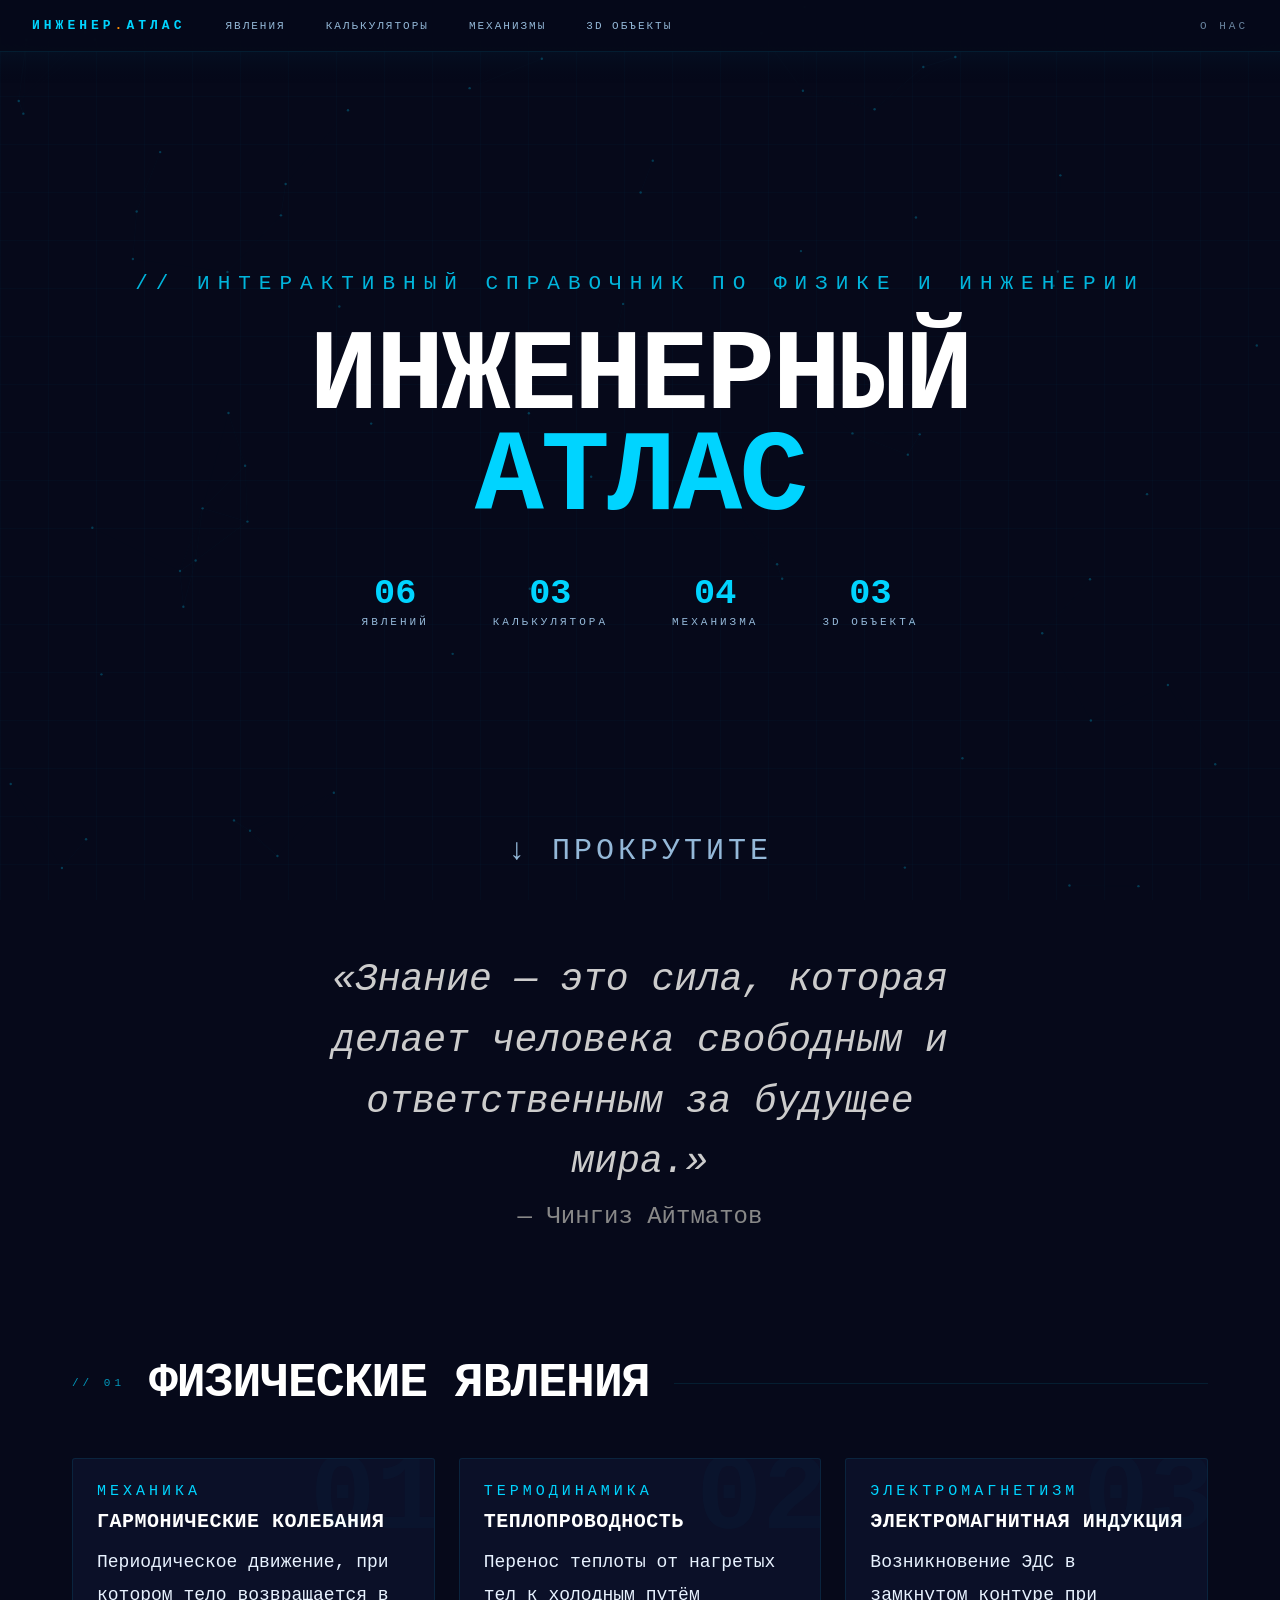
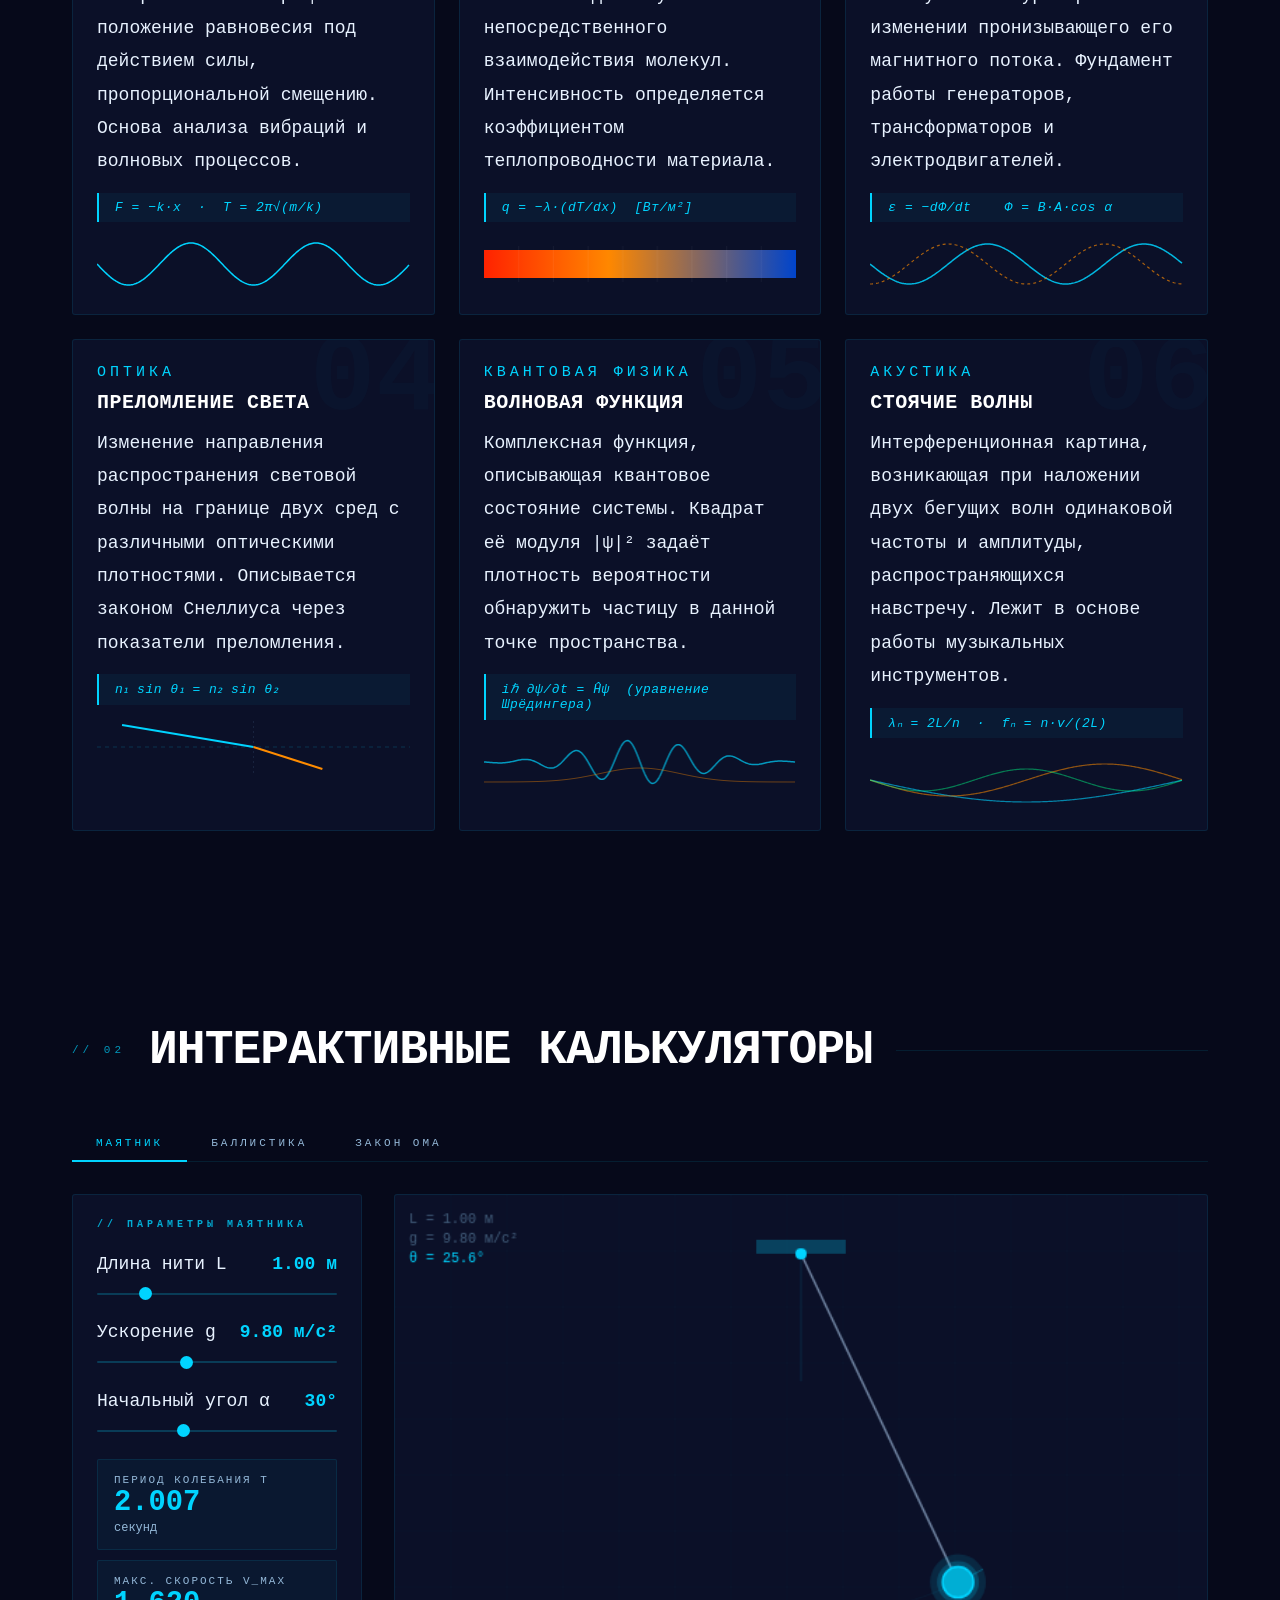
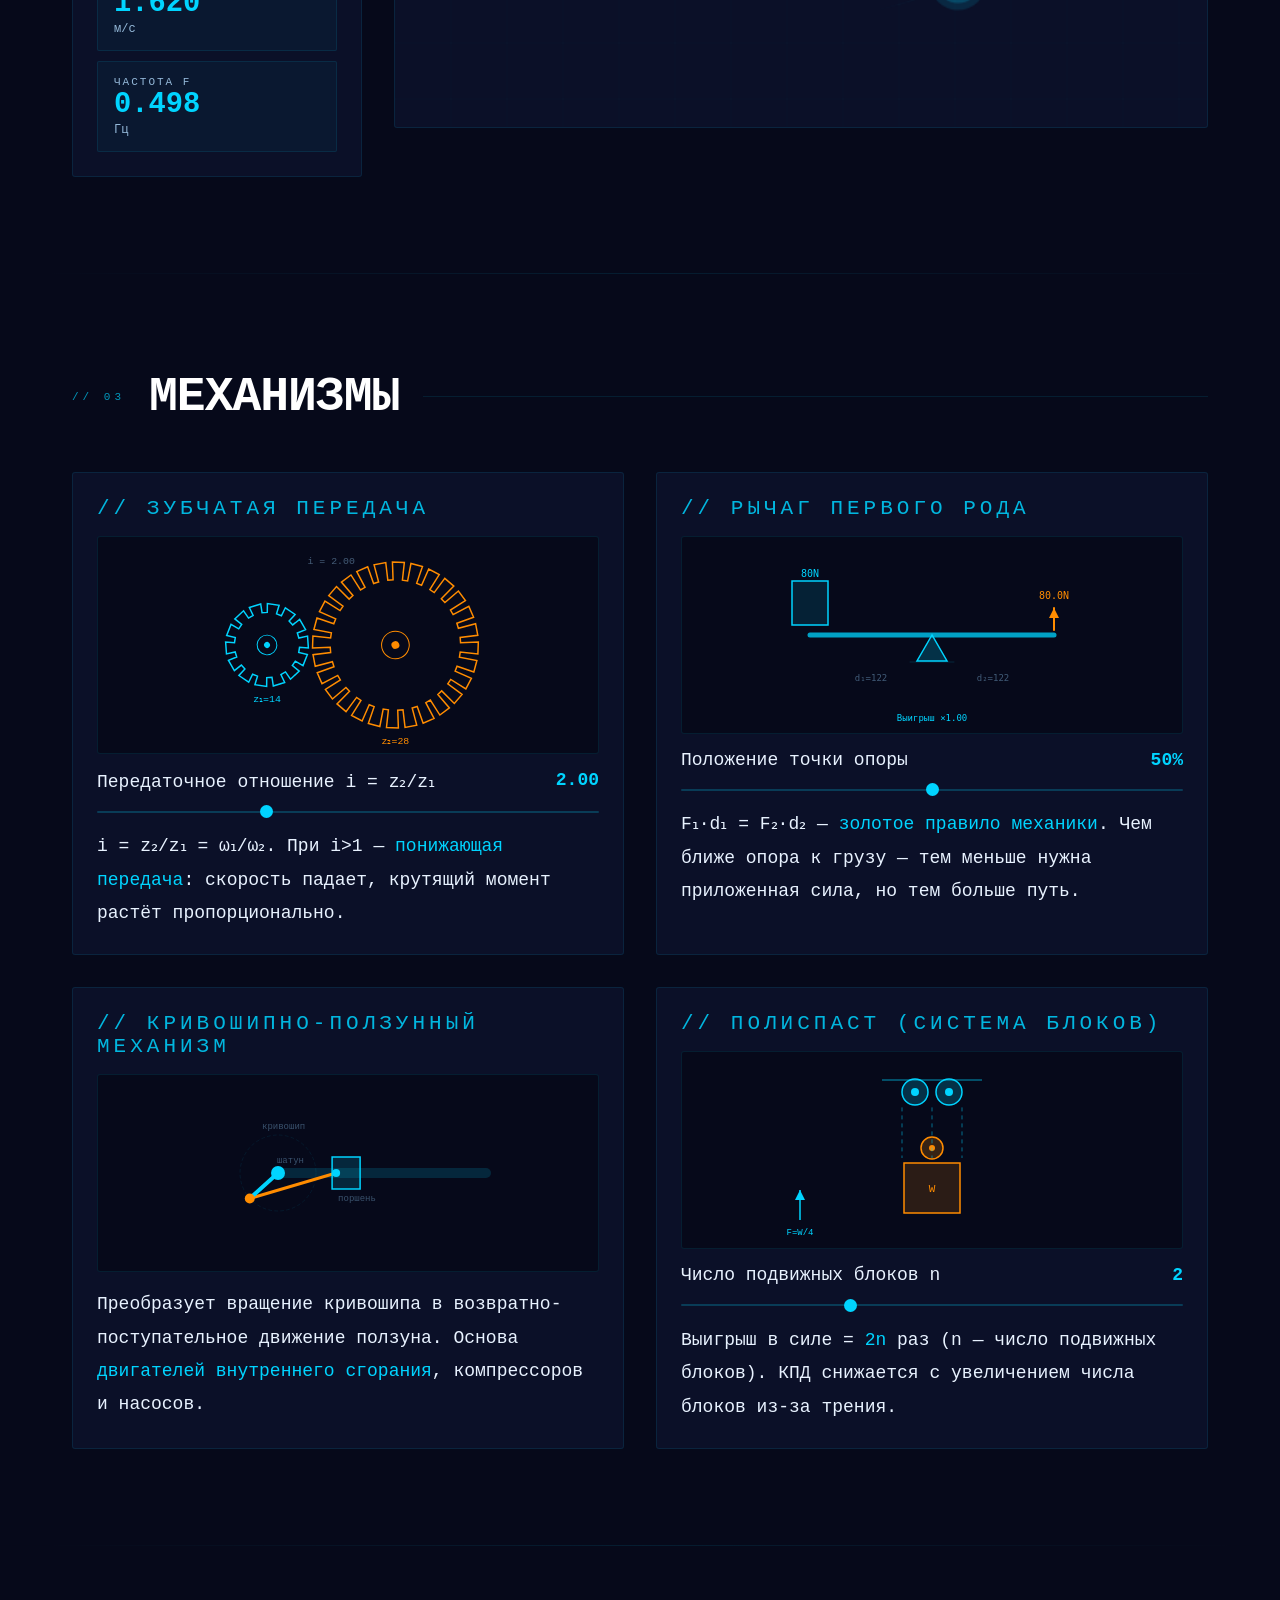
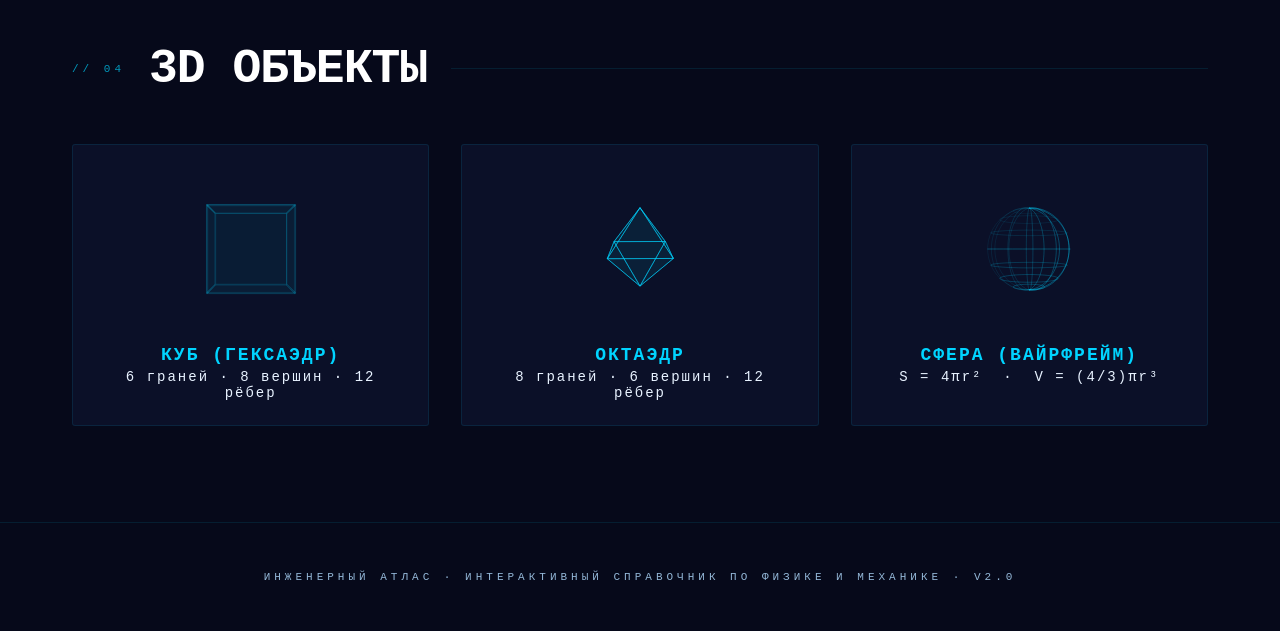
<file: index.html>
<!DOCTYPE html>
<html lang="ru">
<head>
<meta charset="UTF-8">
<meta name="viewport" content="width=device-width, initial-scale=1.0">
<title>Инженерный Атлас</title>
<link rel="stylesheet" href="style.css">

</head>
<body>

<nav>
  <span class="logo">Инженер<em>.</em>Атлас</span>
  <a href="#phenomena">Явления</a>
  <a href="#calculators">Калькуляторы</a>
  <a href="#mechanisms">Механизмы</a>
  <a href="#models">3D Объекты</a>
  <a href="welegenda.html" class="nav-right-link">О НАС</a>
</nav>

<!-- ═══════════════ HERO ═══════════════ -->
<div id="hero">
  <canvas id="heroCanvas"></canvas>
  <div class="hero-content">
    <div class="hero-eyebrow">// интерактивный справочник по физике и инженерии</div>
    <h1>Инженерный<br><span class="c">Атлас</span></h1>
    <div class="hero-stats">
      <div class="stat"><div class="n">06</div><div class="l">Явлений</div></div>
      <div class="stat"><div class="n">03</div><div class="l">Калькулятора</div></div>
      <div class="stat"><div class="n">04</div><div class="l">Механизма</div></div>
      <div class="stat"><div class="n">03</div><div class="l">3D Объекта</div></div>
    </div>
  </div>
  <div class="scroll-hint">↓ прокрутите</div>
</div>
<div class="aitmatov-quote-block">
    <p class="aitmatov-quote-text">
        «Знание — это сила, которая делает человека свободным и ответственным за будущее мира.»
    </p>
    <p class="aitmatov-quote-author">
        — Чингиз Айтматов
    </p>
</div>

<!-- ═══════════════ PHENOMENA ═══════════════ -->
<div class="section-wrap" id="phenomena">
  <div class="section-head">
    <span class="sec-num">// 01</span>
    <h2 class="sec-title">Физические явления</h2>
    <div class="sec-line"></div>
  </div>
  <div class="phenom-grid">
    <div class="pc fi" data-n="01">
      <div class="pc-tag">Механика</div>
      <div class="pc-name">Гармонические колебания</div>
      <p class="pc-desc">Периодическое движение, при котором тело возвращается в положение равновесия под действием силы, пропорциональной смещению. Основа анализа вибраций и волновых процессов.</p>
      <div class="pc-formula">F = −k·x &nbsp;·&nbsp; T = 2π√(m/k)</div>
      <canvas class="pc-viz" id="v1"></canvas>
    </div>
    <div class="pc fi" data-n="02">
      <div class="pc-tag">Термодинамика</div>
      <div class="pc-name">Теплопроводность</div>
      <p class="pc-desc">Перенос теплоты от нагретых тел к холодным путём непосредственного взаимодействия молекул. Интенсивность определяется коэффициентом теплопроводности материала.</p>
      <div class="pc-formula">q = −λ·(dT/dx) &nbsp;[Вт/м²]</div>
      <canvas class="pc-viz" id="v2"></canvas>
    </div>
    <div class="pc fi" data-n="03">
      <div class="pc-tag">Электромагнетизм</div>
      <div class="pc-name">Электромагнитная индукция</div>
      <p class="pc-desc">Возникновение ЭДС в замкнутом контуре при изменении пронизывающего его магнитного потока. Фундамент работы генераторов, трансформаторов и электродвигателей.</p>
      <div class="pc-formula">ε = −dΦ/dt &nbsp;&nbsp; Φ = B·A·cos α</div>
      <canvas class="pc-viz" id="v3"></canvas>
    </div>
    <div class="pc fi" data-n="04">
      <div class="pc-tag">Оптика</div>
      <div class="pc-name">Преломление света</div>
      <p class="pc-desc">Изменение направления распространения световой волны на границе двух сред с различными оптическими плотностями. Описывается законом Снеллиуса через показатели преломления.</p>
      <div class="pc-formula">n₁ sin θ₁ = n₂ sin θ₂</div>
      <canvas class="pc-viz" id="v4"></canvas>
    </div>
    <div class="pc fi" data-n="05">
      <div class="pc-tag">Квантовая физика</div>
      <div class="pc-name">Волновая функция</div>
      <p class="pc-desc">Комплексная функция, описывающая квантовое состояние системы. Квадрат её модуля |ψ|² задаёт плотность вероятности обнаружить частицу в данной точке пространства.</p>
      <div class="pc-formula">iℏ ∂ψ/∂t = Ĥψ &nbsp;(уравнение Шрёдингера)</div>
      <canvas class="pc-viz" id="v5"></canvas>
    </div>
    <div class="pc fi" data-n="06">
      <div class="pc-tag">Акустика</div>
      <div class="pc-name">Стоячие волны</div>
      <p class="pc-desc">Интерференционная картина, возникающая при наложении двух бегущих волн одинаковой частоты и амплитуды, распространяющихся навстречу. Лежит в основе работы музыкальных инструментов.</p>
      <div class="pc-formula">λₙ = 2L/n &nbsp;· &nbsp;fₙ = n·v/(2L)</div>
      <canvas class="pc-viz" id="v6"></canvas>
    </div>
  </div>
</div>

<div class="sep"></div>

<!-- ═══════════════ CALCULATORS ═══════════════ -->
<div class="section-wrap" id="calculators">
  <div class="section-head">
    <span class="sec-num">// 02</span>
    <h2 class="sec-title">Интерактивные калькуляторы</h2>
    <div class="sec-line"></div>
  </div>
  <div class="calc-tabs">
    <button class="ct active" onclick="showTab('pendulum',this)">Маятник</button>
    <button class="ct" onclick="showTab('projectile',this)">Баллистика</button>
    <button class="ct" onclick="showTab('ohm',this)">Закон Ома</button>
  </div>

  <!-- PENDULUM -->
  <div class="calc-panel active" id="pnl-pendulum">
    <div class="cc">
      <h3>// параметры маятника</h3>
      <div class="cg">
        <div class="cl">Длина нити L <span class="cv" id="lL">1.00 м</span></div>
        <input type="range" id="sL" min="0.1" max="5" step="0.05" value="1" oninput="updPend()">
      </div>
      <div class="cg">
        <div class="cl">Ускорение g <span class="cv" id="lg">9.81 м/с²</span></div>
        <input type="range" id="sg" min="1.0" max="25" step="0.1" value="9.81" oninput="updPend()">
      </div>
      <div class="cg">
        <div class="cl">Начальный угол α <span class="cv" id="la">30°</span></div>
        <input type="range" id="sa" min="3" max="80" step="1" value="30" oninput="updPend()">
      </div>
      <div class="rb">
        <div class="rb-label">Период колебания T</div>
        <div class="rb-val" id="rT">2.007</div>
        <div class="rb-unit">секунд</div>
      </div>
      <div class="rb">
        <div class="rb-label">Макс. скорость v_max</div>
        <div class="rb-val" id="rV">1.424</div>
        <div class="rb-unit">м/с</div>
      </div>
      <div class="rb">
        <div class="rb-label">Частота f</div>
        <div class="rb-val" id="rF">0.498</div>
        <div class="rb-unit">Гц</div>
      </div>
    </div>
    <canvas class="sim" id="cPend" width="580" height="380"></canvas>
  </div>

  <!-- PROJECTILE -->
  <div class="calc-panel" id="pnl-projectile">
    <div class="cc">
      <h3>// параметры броска</h3>
      <div class="cg">
        <div class="cl">Начальная скорость v₀ <span class="cv" id="lv0">50 м/с</span></div>
        <input type="range" id="sv0" min="5" max="200" step="1" value="50" oninput="updProj()">
      </div>
      <div class="cg">
        <div class="cl">Угол броска θ <span class="cv" id="lang">45°</span></div>
        <input type="range" id="sang" min="1" max="89" step="1" value="45" oninput="updProj()">
      </div>
      <div class="cg">
        <div class="cl">Высота пуска h₀ <span class="cv" id="lh0">0 м</span></div>
        <input type="range" id="sh0" min="0" max="200" step="1" value="0" oninput="updProj()">
      </div>
      <div class="rb">
        <div class="rb-label">Дальность полёта R</div>
        <div class="rb-val" id="rR">255.1</div>
        <div class="rb-unit">метров</div>
      </div>
      <div class="rb">
        <div class="rb-label">Максимальная высота H</div>
        <div class="rb-val" id="rH">127.6</div>
        <div class="rb-unit">метров</div>
      </div>
      <div class="rb">
        <div class="rb-label">Время полёта t</div>
        <div class="rb-val" id="rTf">7.21</div>
        <div class="rb-unit">секунд</div>
      </div>
    </div>
    <canvas class="sim" id="cProj" width="580" height="380"></canvas>
  </div>

  <!-- OHM -->
  <div class="calc-panel" id="pnl-ohm">
    <div class="cc">
      <h3>// параметры цепи</h3>
      <div class="cg">
        <div class="cl">Напряжение U <span class="cv" id="lU">12 В</span></div>
        <input type="range" id="sU" min="1" max="240" step="1" value="12" oninput="updOhm()">
      </div>
      <div class="cg">
        <div class="cl">Сопротивление R <span class="cv" id="lR">100 Ом</span></div>
        <input type="range" id="sR" min="1" max="2000" step="1" value="100" oninput="updOhm()">
      </div>
      <div class="rb">
        <div class="rb-label">Сила тока  I = U / R</div>
        <div class="rb-val" id="rI">0.1200</div>
        <div class="rb-unit">ампер</div>
      </div>
      <div class="rb">
        <div class="rb-label">Мощность  P = U · I</div>
        <div class="rb-val" id="rP">1.440</div>
        <div class="rb-unit">ватт</div>
      </div>
      <div class="rb">
        <div class="rb-label">Энергия за 1 час  W = P·t</div>
        <div class="rb-val" id="rW">5.184</div>
        <div class="rb-unit">кДж</div>
      </div>
    </div>
    <canvas class="sim" id="cOhm" width="580" height="380"></canvas>
  </div>
</div>

<div class="sep"></div>

<!-- ═══════════════ MECHANISMS ═══════════════ -->
<div class="section-wrap" id="mechanisms">
  <div class="section-head">
    <span class="sec-num">// 03</span>
    <h2 class="sec-title">Механизмы</h2>
    <div class="sec-line"></div>
  </div>
  <div class="mech-grid">

    <!-- GEARS -->
    <div class="mc fi">
      <div class="mc-title">// зубчатая передача</div>
      <div class="mc-viz">
        <svg id="gearSvg" width="320" height="200" viewBox="0 0 320 200"></svg>
      </div>
      <div style="margin-bottom:.8rem">
        <div class="cl">Передаточное отношение i = z₂/z₁ <span class="cv" id="lGR">2.00</span></div>
        <input type="range" id="sGR" min="1" max="4" step="0.5" value="2" oninput="updGears()" style="width:100%">
      </div>
      <p class="mc-desc">i = z₂/z₁ = ω₁/ω₂. При i>1 — <span>понижающая передача</span>: скорость падает, крутящий момент растёт пропорционально.</p>
    </div>

    <!-- LEVER -->
    <div class="mc fi">
      <div class="mc-title">// рычаг первого рода</div>
      <div class="mc-viz">
        <canvas id="cLever" width="300" height="180"></canvas>
      </div>
      <div style="margin-bottom:.8rem">
        <div class="cl">Положение точки опоры <span class="cv" id="lFulc">50%</span></div>
        <input type="range" id="sFulc" min="15" max="85" step="1" value="50" oninput="updLever()" style="width:100%">
      </div>
      <p class="mc-desc">F₁·d₁ = F₂·d₂ — <span>золотое правило механики</span>. Чем ближе опора к грузу — тем меньше нужна приложенная сила, но тем больше путь.</p>
    </div>

    <!-- CRANK-SLIDER -->
    <div class="mc fi">
      <div class="mc-title">// кривошипно-ползунный механизм</div>
      <div class="mc-viz">
        <canvas id="cCrank" width="300" height="180"></canvas>
      </div>
      <p class="mc-desc">Преобразует вращение кривошипа в возвратно-поступательное движение ползуна. Основа <span>двигателей внутреннего сгорания</span>, компрессоров и насосов.</p>
    </div>

    <!-- PULLEY -->
    <div class="mc fi">
      <div class="mc-title">// полиспаст (система блоков)</div>
      <div class="mc-viz">
        <canvas id="cPulley" width="300" height="180"></canvas>
      </div>
      <div style="margin-bottom:.8rem">
        <div class="cl">Число подвижных блоков n <span class="cv" id="lPulley">2</span></div>
        <input type="range" id="sPulley" min="1" max="4" step="1" value="2" oninput="updPulley()" style="width:100%">
      </div>
      <p class="mc-desc">Выигрыш в силе = <span>2n</span> раз (n — число подвижных блоков). КПД снижается с увеличением числа блоков из-за трения.</p>
    </div>

  </div>
</div>

<div class="sep"></div>

<!-- ═══════════════ 3D MODELS ═══════════════ -->
<div class="section-wrap" id="models">
  <div class="section-head">
    <span class="sec-num">// 04</span>
    <h2 class="sec-title">3D Объекты</h2>
    <div class="sec-line"></div>
  </div>
  <div class="models-grid">
    <div class="model-card fi">
      <div class="model-scene">
        <div class="cube">
          <div class="face front"></div><div class="face back"></div>
          <div class="face left"></div><div class="face right"></div>
          <div class="face top"></div><div class="face bottom"></div>
        </div>
      </div>
      <div class="model-lbl"><strong>Куб (Гексаэдр)</strong>6 граней · 8 вершин · 12 рёбер</div>
    </div>
    <div class="model-card fi">
      <div class="model-scene">
        <canvas id="cOcta" width="160" height="160"></canvas>
      </div>
      <div class="model-lbl"><strong>Октаэдр</strong>8 граней · 6 вершин · 12 рёбер</div>
    </div>
    <div class="model-card fi">
      <div class="model-scene">
        <canvas id="cSphere" width="160" height="160"></canvas>
      </div>
      <div class="model-lbl"><strong>Сфера (вайрфрейм)</strong>S = 4πr² &nbsp;·&nbsp; V = (4/3)πr³</div>
    </div>
  </div>
</div>

<footer>Инженерный Атлас · Интерактивный справочник по физике и механике · v2.0</footer>

<script src="main.js"></script>
</body>
</html>
</file>
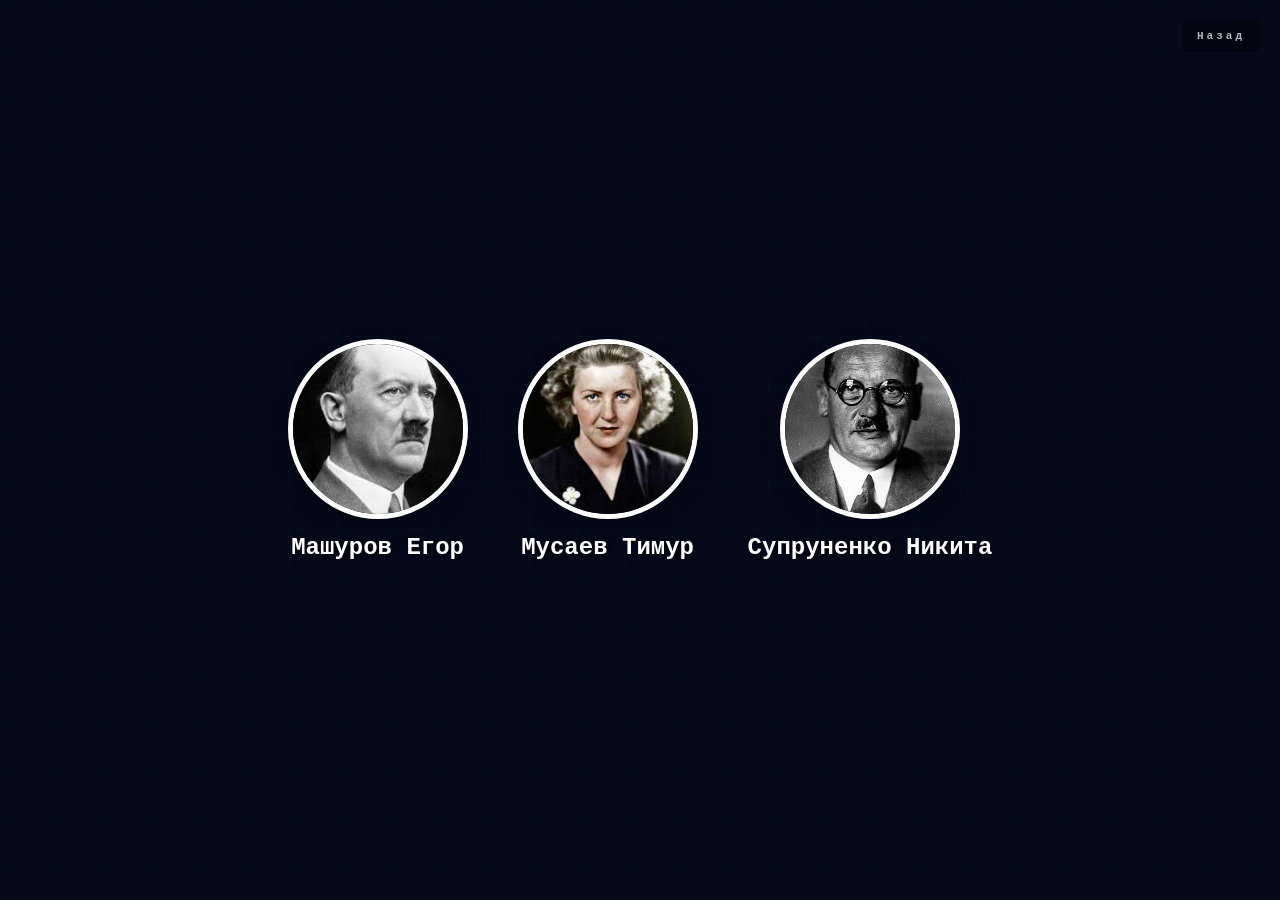
<file: welegenda.html>
<!DOCTYPE html>
<html lang="ru">
<head>
    <meta charset="UTF-8">
    <meta name="viewport" content="width=device-width, initial-scale=1.0">
    <title>Профили с градиентом</title>
    <style>
        body {
            margin: 0;
            display: flex;
            justify-content: center;
            align-items: center;
            min-height: 100vh;
            font-family: sans-serif;
            background: linear-gradient(to right, #ff0000, #ff4000, #ff8000, #ffbf00, #ffff00, #bfff00, #80ff00, #40ff00, #00ff00, #00ff40, #00ff80, #00ffbf, #00ffff, #00bfff, #0080ff, #0040ff, #0000ff, #4000ff, #8000ff, #bf00ff, #ff00ff, #ff00bf, #ff0080, #ff0040, #ff0000, #ff5733, #33ff57, #3357ff, #f333ff, #33fff3);
            background-attachment: fixed;
        }

        .profiles-container {
            display: flex;
            gap: 50px;
        }

        .profile-card {
            text-align: center;
            display: flex;
            flex-direction: column;
            align-items: center;
        }

        
        .avatar {
            width: 180px; 
            height: 180px;
            border-radius: 50%;
            object-fit: cover; 
            border: 5px solid white;
            box-shadow: 0 8px 20px rgba(0,0,0,0.3);
            transition: transform 0.3s ease;
            background-color: #fff; 
        }

        .avatar:hover {
            transform: scale(1.1);
        }

        .username {
            margin-top: 15px;
            font-size: 1.5rem;
            font-weight: bold;
            color: white;
            text-shadow: 2px 2px 5px rgba(0,0,0,0.5);
        }
        :root {
  --bg: #06091a;
  --bg2: #0b1028;
  --bg3: #101830;
  --accent: #00d4ff;
  --amber: #ff8c00;
  --green: #00ff88;
  --text: #e8f2ff;
  --text2: #94b8d8;
  --border: rgba(0,212,255,0.10);
  --border2: rgba(0,212,255,0.22);
}
*{box-sizing:border-box;margin:0;padding:0;}
html{scroll-behavior:smooth;}
body{background:var(--bg);color:var(--text);font-family:'Courier New',Consolas,monospace;overflow-x:hidden;}
body::before{content:'';position:fixed;inset:0;background-image:linear-gradient(rgba(0,212,255,0.025) 1px,transparent 1px),linear-gradient(90deg,rgba(0,212,255,0.025) 1px,transparent 1px);background-size:48px 48px;pointer-events:none;z-index:0;}

/* NAV */
nav{position:fixed;top:0;width:100%;z-index:100;background:rgba(6,9,26,0.92);backdrop-filter:blur(20px);border-bottom:1px solid var(--border);padding:0 2rem;display:flex;align-items:center;gap:2.5rem;height:52px;}
.logo{font-size:13px;font-weight:900;color:var(--accent);text-transform:uppercase;letter-spacing:4px;white-space:nowrap;flex-shrink:0;}
.logo em{color:var(--amber);font-style:normal;}
nav a{color:var(--text2);text-decoration:none;font-size:11px;text-transform:uppercase;letter-spacing:2px;transition:color .2s;white-space:nowrap;}
nav a:hover{color:var(--accent);}
.nav-right{margin-left:auto;font-size:10px;color:var(--text2);letter-spacing:3px;opacity:.7;}

.nav-right-link{
  margin-left:auto;
  font-size:11px;
  color:var(--text2);
  letter-spacing:3px;
  text-decoration:none;
  opacity:.7;
  transition:all .2s;
}
.nav-right-link:hover{
  color:var(--accent);
  opacity:1;
}

/* HERO */
#hero{position:relative;height:100vh;display:flex;align-items:center;justify-content:center;overflow:hidden;}
#heroCanvas{position:absolute;inset:0;width:100%;height:100%;}
.hero-content{position:relative;z-index:2;text-align:center;padding:2rem;}
.hero-eyebrow{font-size:21px;letter-spacing:8px;color:var(--accent);text-transform:uppercase;margin-bottom:2rem;opacity:.85;}
h1{font-size:clamp(2.8rem,9vw,8rem);font-weight:900;text-transform:uppercase;letter-spacing:-3px;line-height:.88;color:#fff;}
h1 .c{color:var(--accent);}
.hero-tagline{margin-top:2rem;font-size:24px;color:var(--text);letter-spacing:.5px;max-width:900px;line-height:1.9;margin-left:auto;margin-right:auto;}
.hero-stats{display:flex;gap:4rem;justify-content:center;margin-top:3rem;}
.stat .n{font-size:2.2rem;font-weight:900;color:var(--accent);line-height:1;}
.stat .l{font-size:11px;color:var(--text2);text-transform:uppercase;letter-spacing:3px;margin-top:4px;}
.scroll-hint{position:absolute;bottom:2rem;left:50%;transform:translateX(-50%);color:var(--text2);font-size:20px;text-transform:uppercase;letter-spacing:4px;animation:bob 2s ease-in-out infinite;z-index:2;}
@keyframes bob{0%,100%{transform:translateX(-50%) translateY(0)}50%{transform:translateX(-50%) translateY(-6px)}}

/* SECTIONS */
.section-wrap{position:relative;z-index:1;padding:6rem 2rem;max-width:1200px;margin:0 auto;}
.section-head{display:flex;align-items:center;gap:1.5rem;margin-bottom:3rem;}
.sec-num{font-size:11px;color:var(--accent);letter-spacing:4px;opacity:.7;flex-shrink:0;}
.sec-title{font-size:clamp(1.8rem,4vw,3rem);font-weight:900;text-transform:uppercase;letter-spacing:-1px;color:#fff;flex-shrink:0;}
.sec-line{flex:1;height:.5px;background:var(--border);}
.sep{max-width:1200px;margin:0 auto;height:.5px;background:linear-gradient(90deg,transparent,var(--border),transparent);}

/* PHENOMENON CARDS */
.phenom-grid{display:grid;grid-template-columns:repeat(auto-fill,minmax(300px,1fr));gap:1.5rem;}
.pc{background:var(--bg2);border:1px solid var(--border);border-radius:3px;padding:1.5rem;cursor:pointer;transition:border-color .3s,transform .2s,box-shadow .3s;position:relative;overflow:hidden;}
.pc::after{content:attr(data-n);position:absolute;top:-15px;right:-8px;font-size:110px;font-weight:900;color:rgba(0,212,255,0.025);line-height:1;pointer-events:none;user-select:none;}
.pc:hover{border-color:rgba(0,212,255,.45);transform:translateY(-3px);box-shadow:0 12px 40px rgba(0,212,255,0.06);}
.pc-tag{font-size:15px;letter-spacing:4px;color:var(--accent);text-transform:uppercase;margin-bottom:.6rem;}
.pc-name{font-size:1.25rem;font-weight:900;color:#fff;margin-bottom:.8rem;text-transform:uppercase;letter-spacing:.5px;}
.pc-desc{font-size:18px;color:var(--text);line-height:1.85;}
.pc-formula{margin-top:.9rem;padding:.45rem 1rem;background:rgba(0,212,255,.05);border-left:2px solid var(--accent);font-size:13px;color:var(--accent);font-style:italic;letter-spacing:.5px;}
.pc-viz{margin-top:1rem;width:100%;height:52px;display:block;}

/* CALC SECTION */
.calc-tabs{display:flex;border-bottom:1px solid var(--border);margin-bottom:2rem;gap:0;}
.ct{padding:.7rem 1.5rem;font-size:11px;letter-spacing:3px;text-transform:uppercase;cursor:pointer;color:var(--text2);background:none;border:none;border-bottom:2px solid transparent;margin-bottom:-1px;font-family:inherit;transition:all .2s;}
.ct.active{color:var(--accent);border-bottom-color:var(--accent);}
.calc-panel{display:none;}
.calc-panel.active{display:grid;grid-template-columns:290px 1fr;gap:2rem;align-items:start;}
.cc{background:var(--bg2);border:1px solid var(--border);border-radius:3px;padding:1.5rem;}
.cc h3{font-size:10px;letter-spacing:4px;text-transform:uppercase;color:var(--accent);margin-bottom:1.5rem;opacity:.8;}
.cg{margin-bottom:1.4rem;}
.cl{font-size:18px;color:var(--text);display:flex;justify-content:space-between;margin-bottom:.5rem;}
.cv{color:var(--accent);font-weight:900;}
input[type=range]{width:100%;appearance:none;height:2px;background:var(--border2);outline:none;cursor:pointer;border-radius:1px;}
input[type=range]::-webkit-slider-thumb{appearance:none;width:13px;height:13px;border-radius:50%;background:var(--accent);cursor:pointer;}
.rb{margin-top:1.2rem;padding:.9rem 1rem;background:rgba(0,212,255,.04);border:1px solid var(--border);border-radius:2px;}
.rb+.rb{margin-top:.6rem;}
.rb-label{font-size:11px;letter-spacing:2px;text-transform:uppercase;color:var(--text2);}
.rb-val{font-size:1.8rem;font-weight:900;color:var(--accent);line-height:1.2;}
.rb-unit{font-size:12px;color:var(--text2);}
canvas.sim{width:100%;border:1px solid var(--border);border-radius:3px;background:var(--bg2);display:block;}

/* MECHANISMS */
.mech-grid{display:grid;grid-template-columns:repeat(auto-fill,minmax(360px,1fr));gap:2rem;}
.mc{background:var(--bg2);border:1px solid var(--border);border-radius:3px;padding:1.5rem;}
.mc-title{font-size:21px;letter-spacing:4px;text-transform:uppercase;color:var(--accent);margin-bottom:1rem;opacity:.85;}
.mc-viz{background:var(--bg);border:1px solid var(--border);border-radius:3px;display:flex;justify-content:center;align-items:center;padding:.5rem;margin-bottom:1rem;min-height:180px;}
.mc-desc{font-size:18px;color:var(--text);line-height:1.85;}
.mc-desc span{color:var(--accent);}

/* 3D MODELS */
.models-grid{display:grid;grid-template-columns:repeat(3,1fr);gap:2rem;}
.model-card{background:var(--bg2);border:1px solid var(--border);border-radius:3px;padding:1.5rem;text-align:center;}
.model-scene{height:160px;display:flex;align-items:center;justify-content:center;perspective:380px;margin-bottom:1rem;}
.cube{width:80px;height:80px;position:relative;transform-style:preserve-3d;animation:rotateCube 10s linear infinite;}
@keyframes rotateCube{from{transform:rotateX(-18deg) rotateY(0)}to{transform:rotateX(-18deg) rotateY(360deg)}}
.face{position:absolute;width:80px;height:80px;border:1px solid rgba(0,212,255,.35);background:rgba(0,212,255,.03);}
.front{transform:translateZ(40px)}.back{transform:rotateY(180deg) translateZ(40px)}
.left{transform:rotateY(-90deg) translateZ(40px)}.right{transform:rotateY(90deg) translateZ(40px)}
.top{transform:rotateX(90deg) translateZ(40px)}.bottom{transform:rotateX(-90deg) translateZ(40px)}
.model-lbl{font-size:14px;letter-spacing:2px;color:var(--text);}
.model-lbl strong{display:block;color:var(--accent);font-size:18px;margin-bottom:4px;text-transform:uppercase;}

/* FADE IN */
.fi{opacity:0;transform:translateY(18px);transition:opacity .55s,transform .55s;}
.fi.vis{opacity:1;transform:none;}

footer{text-align:center;padding:3rem 2rem;color:var(--text2);font-size:11px;letter-spacing:4px;border-top:.5px solid var(--border);position:relative;z-index:1;text-transform:uppercase;}

@media(max-width:900px){
  .calc-panel.active{grid-template-columns:1fr;}
  .models-grid{grid-template-columns:repeat(2,1fr);}
}
@media(max-width:640px){
  nav{padding:0 1rem;gap:1rem;height:52px;}
  nav a{display:none;}
  .nav-right{display:none;}
  .logo{font-size:12px;letter-spacing:2px;}
  .section-wrap{padding:4rem 1rem;}
  .phenom-grid{grid-template-columns:1fr;}
  .mech-grid{grid-template-columns:1fr;}
  .models-grid{grid-template-columns:1fr;}
  .hero-stats{gap:1.5rem;flex-wrap:wrap;}
  .hero-tagline{font-size:13px;padding:0 .5rem;}
  .calc-panel.active{grid-template-columns:1fr;}
  .calc-tabs{overflow-x:auto;-webkit-overflow-scrolling:touch;}
  .ct{padding:.6rem 1rem;font-size:10px;white-space:nowrap;}
  canvas.sim{height:240px;}
  .pc{padding:1.2rem;}
  .mc-viz{min-height:160px;}
  h1{letter-spacing:-1px;}
  .section-head{flex-wrap:wrap;gap:.8rem;}
  .sec-line{display:none;}
}
    </style>
</head>
<body>
    <a href="index.html" class="nav-right-link" style="position: absolute; top: 20px; right: 20px; color: white; text-decoration: none; font-weight: bold; background-color: rgba(0,0,0,0.5); padding: 10px 15px; border-radius: 5px;">Назад</a>
</nav>

    <div class="profiles-container">
        
        <div class="profile-card">
            <img src="-.jpg" alt="Александр" class="avatar">
            <div class="username">Машуров Егор</div>
        </div>

        <div class="profile-card">
            <img src="Без названия.jpg" alt="Мария" class="avatar">
            <div class="username">Мусаев Тимур</div>
        </div>
        <div class="profile-card">
            <img src="300px-Anton-Drexler.jpg" alt="Мария" class="avatar">
            <div class="username">Супруненко Никита</div>
        </div>

    </div>

</body>
</html>
</file>
<file: style.css>
:root {
  --bg: #06091a;
  --bg2: #0b1028;
  --bg3: #101830;
  --accent: #00d4ff;
  --amber: #ff8c00;
  --green: #00ff88;
  --text: #e8f2ff;
  --text2: #94b8d8;
  --border: rgba(0,212,255,0.10);
  --border2: rgba(0,212,255,0.22);
}
*{box-sizing:border-box;margin:0;padding:0;}
html{scroll-behavior:smooth;}
body{background:var(--bg);color:var(--text);font-family:'Courier New',Consolas,monospace;overflow-x:hidden;}
body::before{content:'';position:fixed;inset:0;background-image:linear-gradient(rgba(0,212,255,0.025) 1px,transparent 1px),linear-gradient(90deg,rgba(0,212,255,0.025) 1px,transparent 1px);background-size:48px 48px;pointer-events:none;z-index:0;}

/* NAV */
nav{position:fixed;top:0;width:100%;z-index:100;background:rgba(6,9,26,0.92);backdrop-filter:blur(20px);border-bottom:1px solid var(--border);padding:0 2rem;display:flex;align-items:center;gap:2.5rem;height:52px;}
.logo{font-size:13px;font-weight:900;color:var(--accent);text-transform:uppercase;letter-spacing:4px;white-space:nowrap;flex-shrink:0;}
.logo em{color:var(--amber);font-style:normal;}
nav a{color:var(--text2);text-decoration:none;font-size:11px;text-transform:uppercase;letter-spacing:2px;transition:color .2s;white-space:nowrap;}
nav a:hover{color:var(--accent);}
.nav-right{margin-left:auto;font-size:10px;color:var(--text2);letter-spacing:3px;opacity:.7;}

.nav-right-link{
  margin-left:auto;
  font-size:11px;
  color:var(--text2);
  letter-spacing:3px;
  text-decoration:none;
  opacity:.7;
  transition:all .2s;
}
.nav-right-link:hover{
  color:var(--accent);
  opacity:1;
}

/* HERO */
#hero{position:relative;height:100vh;display:flex;align-items:center;justify-content:center;overflow:hidden;}
#heroCanvas{position:absolute;inset:0;width:100%;height:100%;}
.hero-content{position:relative;z-index:2;text-align:center;padding:2rem;}
.hero-eyebrow{font-size:21px;letter-spacing:8px;color:var(--accent);text-transform:uppercase;margin-bottom:2rem;opacity:.85;}
h1{font-size:clamp(2.8rem,9vw,8rem);font-weight:900;text-transform:uppercase;letter-spacing:-3px;line-height:.88;color:#fff;}
h1 .c{color:var(--accent);}
.hero-tagline{margin-top:2rem;font-size:24px;color:var(--text);letter-spacing:.5px;max-width:900px;line-height:1.9;margin-left:auto;margin-right:auto;}
.hero-stats{display:flex;gap:4rem;justify-content:center;margin-top:3rem;}
.stat .n{font-size:2.2rem;font-weight:900;color:var(--accent);line-height:1;}
.stat .l{font-size:11px;color:var(--text2);text-transform:uppercase;letter-spacing:3px;margin-top:4px;}
.scroll-hint{position:absolute;bottom:2rem;left:50%;transform:translateX(-50%);color:var(--text2);font-size:30px;text-transform:uppercase;letter-spacing:4px;animation:bob 2s ease-in-out infinite;z-index:2;}
@keyframes bob{0%,100%{transform:translateX(-50%) translateY(0)}50%{transform:translateX(-50%) translateY(-6px)}}

/* SECTIONS */
.section-wrap{position:relative;z-index:1;padding:6rem 2rem;max-width:1200px;margin:0 auto;}
.section-head{display:flex;align-items:center;gap:1.5rem;margin-bottom:3rem;}
.sec-num{font-size:11px;color:var(--accent);letter-spacing:4px;opacity:.7;flex-shrink:0;}
.sec-title{font-size:clamp(1.8rem,4vw,3rem);font-weight:900;text-transform:uppercase;letter-spacing:-1px;color:#fff;flex-shrink:0;}
.sec-line{flex:1;height:.5px;background:var(--border);}
.sep{max-width:1200px;margin:0 auto;height:.5px;background:linear-gradient(90deg,transparent,var(--border),transparent);}

/* PHENOMENON CARDS */
.phenom-grid{display:grid;grid-template-columns:repeat(auto-fill,minmax(300px,1fr));gap:1.5rem;}
.pc{background:var(--bg2);border:1px solid var(--border);border-radius:3px;padding:1.5rem;cursor:pointer;transition:border-color .3s,transform .2s,box-shadow .3s;position:relative;overflow:hidden;}
.pc::after{content:attr(data-n);position:absolute;top:-15px;right:-8px;font-size:110px;font-weight:900;color:rgba(0,212,255,0.025);line-height:1;pointer-events:none;user-select:none;}
.pc:hover{border-color:rgba(0,212,255,.45);transform:translateY(-3px);box-shadow:0 12px 40px rgba(0,212,255,0.06);}
.pc-tag{font-size:15px;letter-spacing:4px;color:var(--accent);text-transform:uppercase;margin-bottom:.6rem;}
.pc-name{font-size:1.25rem;font-weight:900;color:#fff;margin-bottom:.8rem;text-transform:uppercase;letter-spacing:.5px;}
.pc-desc{font-size:18px;color:var(--text);line-height:1.85;}
.pc-formula{margin-top:.9rem;padding:.45rem 1rem;background:rgba(0,212,255,.05);border-left:2px solid var(--accent);font-size:13px;color:var(--accent);font-style:italic;letter-spacing:.5px;}
.pc-viz{margin-top:1rem;width:100%;height:52px;display:block;}

/* CALC SECTION */
.calc-tabs{display:flex;border-bottom:1px solid var(--border);margin-bottom:2rem;gap:0;}
.ct{padding:.7rem 1.5rem;font-size:11px;letter-spacing:3px;text-transform:uppercase;cursor:pointer;color:var(--text2);background:none;border:none;border-bottom:2px solid transparent;margin-bottom:-1px;font-family:inherit;transition:all .2s;}
.ct.active{color:var(--accent);border-bottom-color:var(--accent);}
.calc-panel{display:none;}
.calc-panel.active{display:grid;grid-template-columns:290px 1fr;gap:2rem;align-items:start;}
.cc{background:var(--bg2);border:1px solid var(--border);border-radius:3px;padding:1.5rem;}
.cc h3{font-size:10px;letter-spacing:4px;text-transform:uppercase;color:var(--accent);margin-bottom:1.5rem;opacity:.8;}
.cg{margin-bottom:1.4rem;}
.cl{font-size:18px;color:var(--text);display:flex;justify-content:space-between;margin-bottom:.5rem;}
.cv{color:var(--accent);font-weight:900;}
input[type=range]{width:100%;appearance:none;height:2px;background:var(--border2);outline:none;cursor:pointer;border-radius:1px;}
input[type=range]::-webkit-slider-thumb{appearance:none;width:13px;height:13px;border-radius:50%;background:var(--accent);cursor:pointer;}
.rb{margin-top:1.2rem;padding:.9rem 1rem;background:rgba(0,212,255,.04);border:1px solid var(--border);border-radius:2px;}
.rb+.rb{margin-top:.6rem;}
.rb-label{font-size:11px;letter-spacing:2px;text-transform:uppercase;color:var(--text2);}
.rb-val{font-size:1.8rem;font-weight:900;color:var(--accent);line-height:1.2;}
.rb-unit{font-size:12px;color:var(--text2);}
canvas.sim{width:100%;border:1px solid var(--border);border-radius:3px;background:var(--bg2);display:block;}

/* MECHANISMS */
.mech-grid{display:grid;grid-template-columns:repeat(auto-fill,minmax(360px,1fr));gap:2rem;}
.mc{background:var(--bg2);border:1px solid var(--border);border-radius:3px;padding:1.5rem;}
.mc-title{font-size:21px;letter-spacing:4px;text-transform:uppercase;color:var(--accent);margin-bottom:1rem;opacity:.85;}
.mc-viz{background:var(--bg);border:1px solid var(--border);border-radius:3px;display:flex;justify-content:center;align-items:center;padding:.5rem;margin-bottom:1rem;min-height:180px;}
.mc-desc{font-size:18px;color:var(--text);line-height:1.85;}
.mc-desc span{color:var(--accent);}

/* 3D MODELS */
.models-grid{display:grid;grid-template-columns:repeat(3,1fr);gap:2rem;}
.model-card{background:var(--bg2);border:1px solid var(--border);border-radius:3px;padding:1.5rem;text-align:center;}
.model-scene{height:160px;display:flex;align-items:center;justify-content:center;perspective:380px;margin-bottom:1rem;}
.cube{width:80px;height:80px;position:relative;transform-style:preserve-3d;animation:rotateCube 10s linear infinite;}
@keyframes rotateCube{from{transform:rotateX(-18deg) rotateY(0)}to{transform:rotateX(-18deg) rotateY(360deg)}}
.face{position:absolute;width:80px;height:80px;border:1px solid rgba(0,212,255,.35);background:rgba(0,212,255,.03);}
.front{transform:translateZ(40px)}.back{transform:rotateY(180deg) translateZ(40px)}
.left{transform:rotateY(-90deg) translateZ(40px)}.right{transform:rotateY(90deg) translateZ(40px)}
.top{transform:rotateX(90deg) translateZ(40px)}.bottom{transform:rotateX(-90deg) translateZ(40px)}
.model-lbl{font-size:14px;letter-spacing:2px;color:var(--text);}
.model-lbl strong{display:block;color:var(--accent);font-size:18px;margin-bottom:4px;text-transform:uppercase;}

/* FADE IN */
.fi{opacity:0;transform:translateY(18px);transition:opacity .55s,transform .55s;}
.fi.vis{opacity:1;transform:none;}

footer{text-align:center;padding:3rem 2rem;color:var(--text2);font-size:11px;letter-spacing:4px;border-top:.5px solid var(--border);position:relative;z-index:1;text-transform:uppercase;}

@media(max-width:900px){
  .calc-panel.active{grid-template-columns:1fr;}
  .models-grid{grid-template-columns:repeat(2,1fr);}
}
@media(max-width:640px){
  nav{padding:0 1rem;gap:1rem;height:52px;}
  nav a{display:none;}
  .nav-right{display:none;}
  .logo{font-size:12px;letter-spacing:2px;}
  .section-wrap{padding:4rem 1rem;}
  .phenom-grid{grid-template-columns:1fr;}
  .mech-grid{grid-template-columns:1fr;}
  .models-grid{grid-template-columns:1fr;}
  .hero-stats{gap:1.5rem;flex-wrap:wrap;}
  .hero-tagline{font-size:13px;padding:0 .5rem;}
  .calc-panel.active{grid-template-columns:1fr;}
  .calc-tabs{overflow-x:auto;-webkit-overflow-scrolling:touch;}
  .ct{padding:.6rem 1rem;font-size:10px;white-space:nowrap;}
  canvas.sim{height:240px;}
  .pc{padding:1.2rem;}
  .mc-viz{min-height:160px;}
  h1{letter-spacing:-1px;}
  .section-head{flex-wrap:wrap;gap:.8rem;}
  .sec-line{display:none;}
}
.aitmatov-quote-block {
    text-align: center;
    margin: 40px 0 20px 0;
    padding: 10px;
}

.aitmatov-quote-text {
    font-size: 38px;
    font-style: italic;
    color: #cccccc;
    max-width: 700px;
    margin: 0 auto;
    line-height: 1.6;
}

.aitmatov-quote-author {
    margin-top: 10px;
    font-size: 24px;
    color: #888888;
}
</file>
